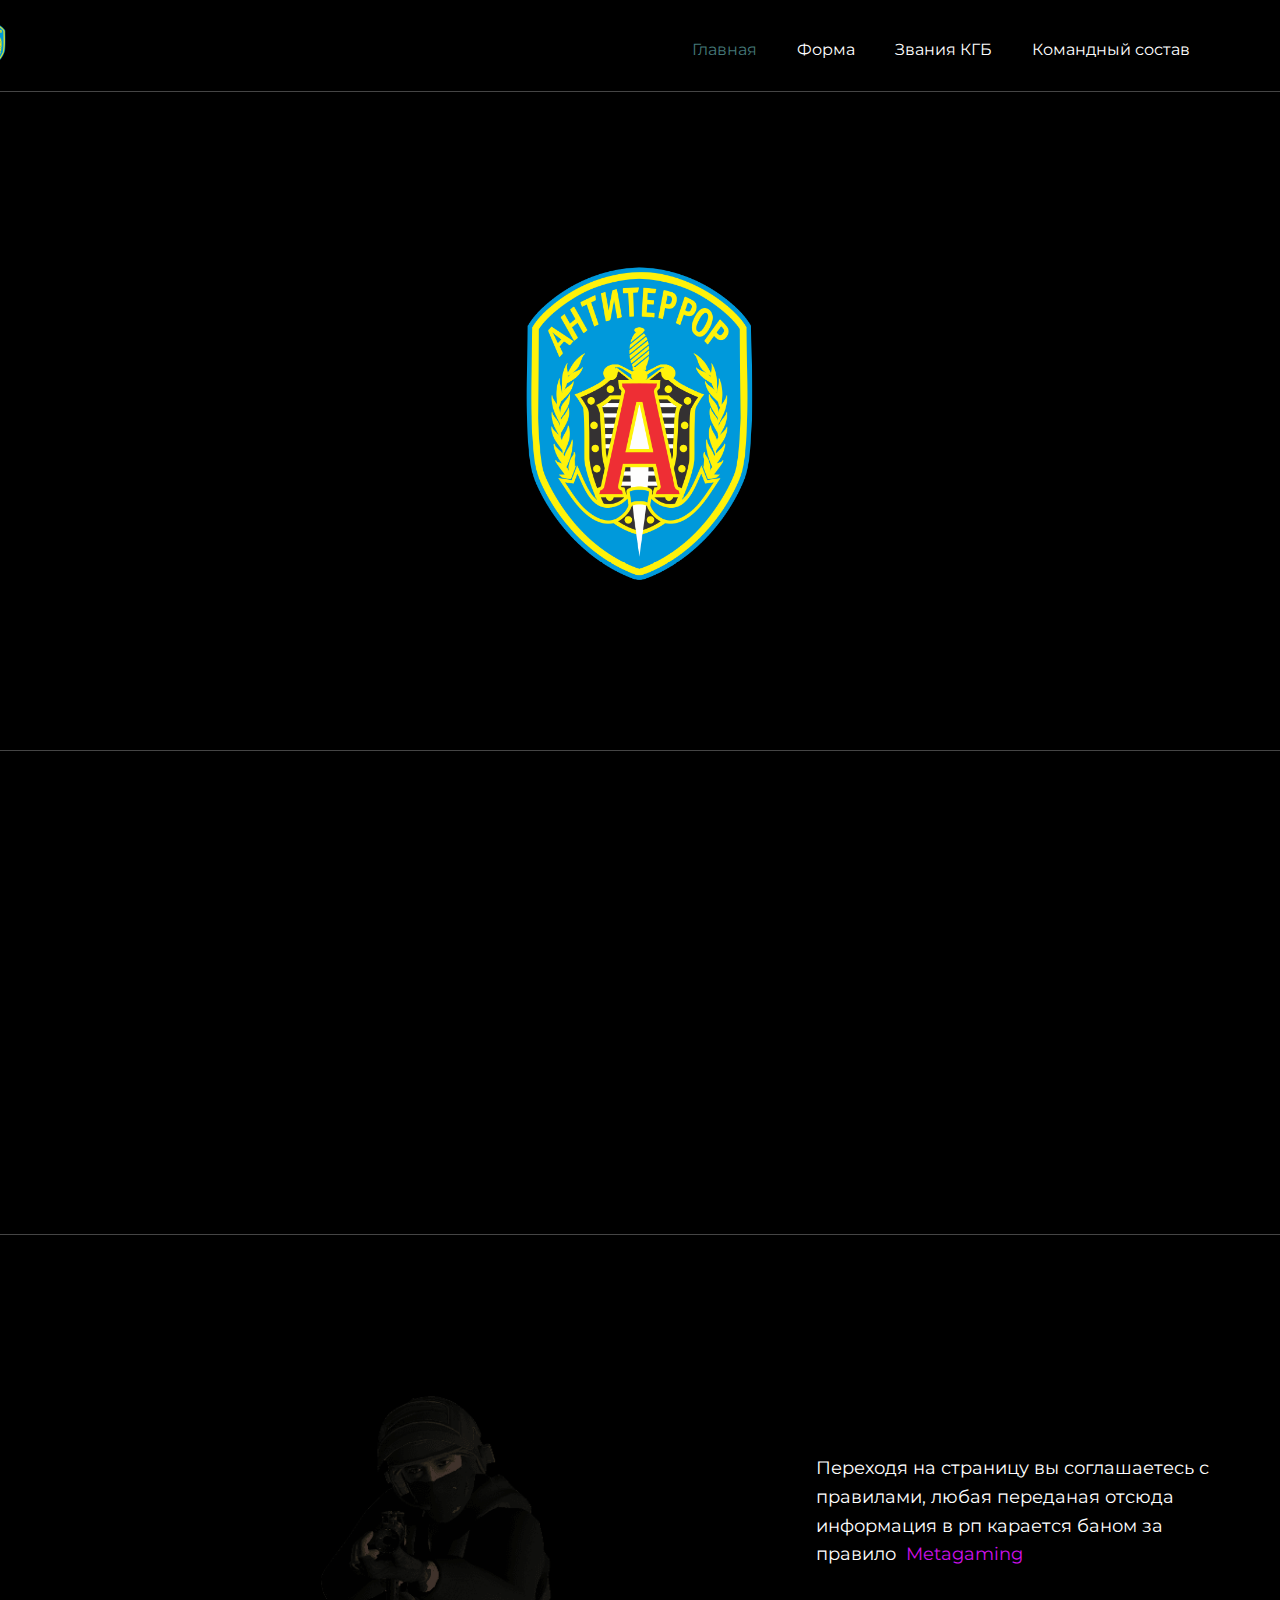
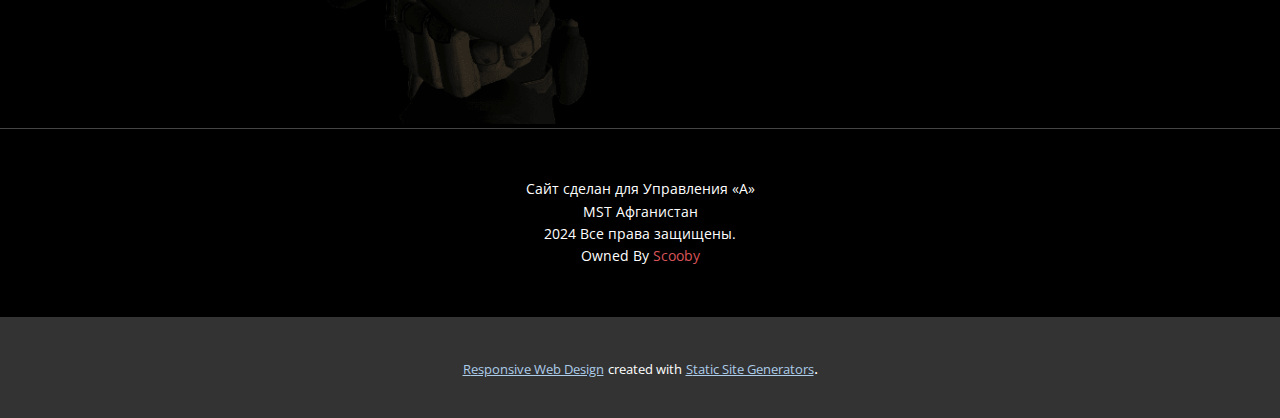
<file: index.html>
<!DOCTYPE html>
<html style="font-size: 16px;" lang="ru"><head>
    <meta name="viewport" content="width=device-width, initial-scale=1.0">
    <meta charset="utf-8">
    <meta name="keywords" content="">
    <meta name="description" content="">
    <title>Главная</title>
    <link rel="stylesheet" href="nicepage.css" media="screen">
<link rel="stylesheet" href="Главная.css" media="screen">
    <script class="u-script" type="text/javascript" src="jquery.js" defer=""></script>
    <script class="u-script" type="text/javascript" src="nicepage.js" defer=""></script>
    <meta name="generator" content="Nicepage 6.3.1, nicepage.com">
    <meta name="referrer" content="origin">
    <link id="u-theme-google-font" rel="stylesheet" href="https://fonts.googleapis.com/css?family=Roboto:100,100i,300,300i,400,400i,500,500i,700,700i,900,900i|Open+Sans:300,300i,400,400i,500,500i,600,600i,700,700i,800,800i">
    <link id="u-page-google-font" rel="stylesheet" href="https://fonts.googleapis.com/css?family=Montserrat:100,100i,200,200i,300,300i,400,400i,500,500i,600,600i,700,700i,800,800i,900,900i">
    
    
    
    
    
    
    
    <script type="application/ld+json">{
		"@context": "http://schema.org",
		"@type": "Organization",
		"name": "",
		"logo": "images/800px-Alfagroup_emb_n1021.svg.png"
}</script>
    <meta name="theme-color" content="#478ac9">
    <meta property="og:title" content="Главная">
    <meta property="og:type" content="website">
  <meta data-intl-tel-input-cdn-path="intlTelInput/"></head>
  <body data-home-page="Главная.html" data-home-page-title="Главная" data-path-to-root="./" data-include-products="false" class="u-body u-xl-mode" data-lang="ru"><header class="u-black u-clearfix u-header u-header" id="sec-ee53"><a href="https://nicepage.com" class="u-image u-logo u-image-1" data-image-width="800" data-image-height="1094">
        <img src="images/800px-Alfagroup_emb_n1021.svg.png" class="u-logo-image u-logo-image-1">
      </a><nav class="u-menu u-menu-one-level u-offcanvas u-menu-1">
        <div class="menu-collapse u-custom-font u-font-montserrat" style="font-size: 1rem; letter-spacing: 0px;">
          <a class="u-button-style u-custom-left-right-menu-spacing u-custom-padding-bottom u-custom-text-active-color u-custom-text-hover-color u-custom-top-bottom-menu-spacing u-nav-link u-text-active-palette-1-base u-text-hover-palette-2-base" href="#">
            <svg class="u-svg-link" viewBox="0 0 24 24"><use xmlns:xlink="http://www.w3.org/1999/xlink" xlink:href="#menu-hamburger"></use></svg>
            <svg class="u-svg-content" version="1.1" id="menu-hamburger" viewBox="0 0 16 16" x="0px" y="0px" xmlns:xlink="http://www.w3.org/1999/xlink" xmlns="http://www.w3.org/2000/svg"><g><rect y="1" width="16" height="2"></rect><rect y="7" width="16" height="2"></rect><rect y="13" width="16" height="2"></rect>
</g></svg>
          </a>
        </div>
        <div class="u-custom-menu u-nav-container">
          <ul class="u-custom-font u-font-montserrat u-nav u-unstyled u-nav-1"><li class="u-nav-item"><a class="u-button-style u-nav-link u-text-active-custom-color-3 u-text-hover-custom-color-3" href="Главная.html" style="padding: 10px 20px;">Главная</a>
</li><li class="u-nav-item"><a class="u-button-style u-nav-link u-text-active-custom-color-3 u-text-hover-custom-color-3" href="Форма.html" style="padding: 10px 20px;">Форма</a>
</li><li class="u-nav-item"><a class="u-button-style u-nav-link u-text-active-custom-color-3 u-text-hover-custom-color-3" href="Звания-КГБ.html" style="padding: 10px 20px;">Звания КГБ</a>
</li><li class="u-nav-item"><a class="u-button-style u-nav-link u-text-active-custom-color-3 u-text-hover-custom-color-3" href="Командный-состав.html" style="padding: 10px 20px;">Командный состав</a>
</li></ul>
        </div>
        <div class="u-custom-menu u-nav-container-collapse">
          <div class="u-black u-container-style u-inner-container-layout u-opacity u-opacity-95 u-sidenav">
            <div class="u-inner-container-layout u-sidenav-overflow">
              <div class="u-menu-close"></div>
              <ul class="u-align-center u-nav u-popupmenu-items u-unstyled u-nav-2"><li class="u-nav-item"><a class="u-button-style u-nav-link" href="Главная.html">Главная</a>
</li><li class="u-nav-item"><a class="u-button-style u-nav-link" href="Форма.html">Форма</a>
</li><li class="u-nav-item"><a class="u-button-style u-nav-link" href="Звания-КГБ.html">Звания КГБ</a>
</li><li class="u-nav-item"><a class="u-button-style u-nav-link" href="Командный-состав.html">Командный состав</a>
</li></ul>
            </div>
          </div>
          <div class="u-black u-menu-overlay u-opacity u-opacity-70"></div>
        </div>
      </nav><div class="u-border-1 u-border-grey-dark-1 u-expanded-width u-line u-line-horizontal u-line-1"></div></header>
    <section class="u-black u-clearfix u-parallax u-section-1" id="sec-6aa5">
      
      <img class="u-hover-feature u-image u-image-contain u-image-default u-image-1" src="images/800px-Alfagroup_emb_n1021.svg.png" alt="" data-image-width="800" data-image-height="1094" data-animation-name="customAnimationIn" data-animation-duration="4000" data-animation-direction="">
      <div class="u-border-1 u-border-grey-dark-1 u-expanded-width u-line u-line-horizontal u-line-1"></div>
    </section>
    <section class="u-black u-clearfix u-parallax u-section-2" id="sec-f7f2">
      <p class="u-custom-font u-font-montserrat u-text u-text-body-alt-color u-text-1" data-animation-name="customAnimationIn" data-animation-duration="5500" data-animation-delay="0">Комитет государственной безопасности, или КГБ, в Советском Союзе имеет свою выдающуюся подразделение, известное как "Альфа". Это элитное подразделение, специализирующееся на контртеррористических операциях, освобождении заложников и выполнении сложных специальных задач.
КГБ Альфа была основана в 1974 году, и с тех пор она стала одним из ведущих спецподразделений в мире. Основной целью Альфы является защита интересов Советского государства, борьба с терроризмом и обеспечение внутренней безопасности.</p>
      <div class="u-border-1 u-border-grey-dark-1 u-expanded-width u-line u-line-horizontal u-line-1"></div>
    </section>
    <section class="u-black u-clearfix u-section-3" id="sec-a0be">
      <img class="custom-expanded u-image u-image-contain u-image-default u-opacity u-opacity-70 u-image-1" src="images/removal.ai_7d0e235d-f6f0-4111-97e5-937fc14779de-20240109213401_1.png" alt="" data-image-width="800" data-image-height="450">
      <p class="u-custom-font u-font-montserrat u-text u-text-body-alt-color u-text-1">Переходя на страницу вы соглашаетесь с правилами, любая переданая отсюда информация в рп карается баном за правило&nbsp; <span class="u-text-custom-color-2">Metagaming </span>
      </p>
      <div class="u-border-1 u-border-grey-dark-1 u-expanded-width u-line u-line-horizontal u-line-1"></div>
    </section>
    
    
    
    
    
    <footer class="u-align-center u-black u-clearfix u-footer u-footer" id="sec-ee87"><div class="u-clearfix u-sheet u-sheet-1">
        <p class="u-small-text u-text u-text-variant u-text-1">Сайт сделан для Управления «А​»<br>MST Афганистан<br>2024 Все права защищены.<br>Owned By <span class="u-text-palette-2-base">Scooby</span>
        </p>
      </div></footer>
    <section class="u-backlink u-clearfix u-grey-80">
      <a class="u-link" href="https://nicepage.com/web-design" target="_blank">
        <span>Responsive Web Design</span>
      </a>
      <p class="u-text">
        <span>created with</span>
      </p>
      <a class="u-link" href="https://nicepage.com/static-site-generator" target="_blank">
        <span>Static Site Generators</span>
      </a>. 
    </section>
  
</body></html>
</file>
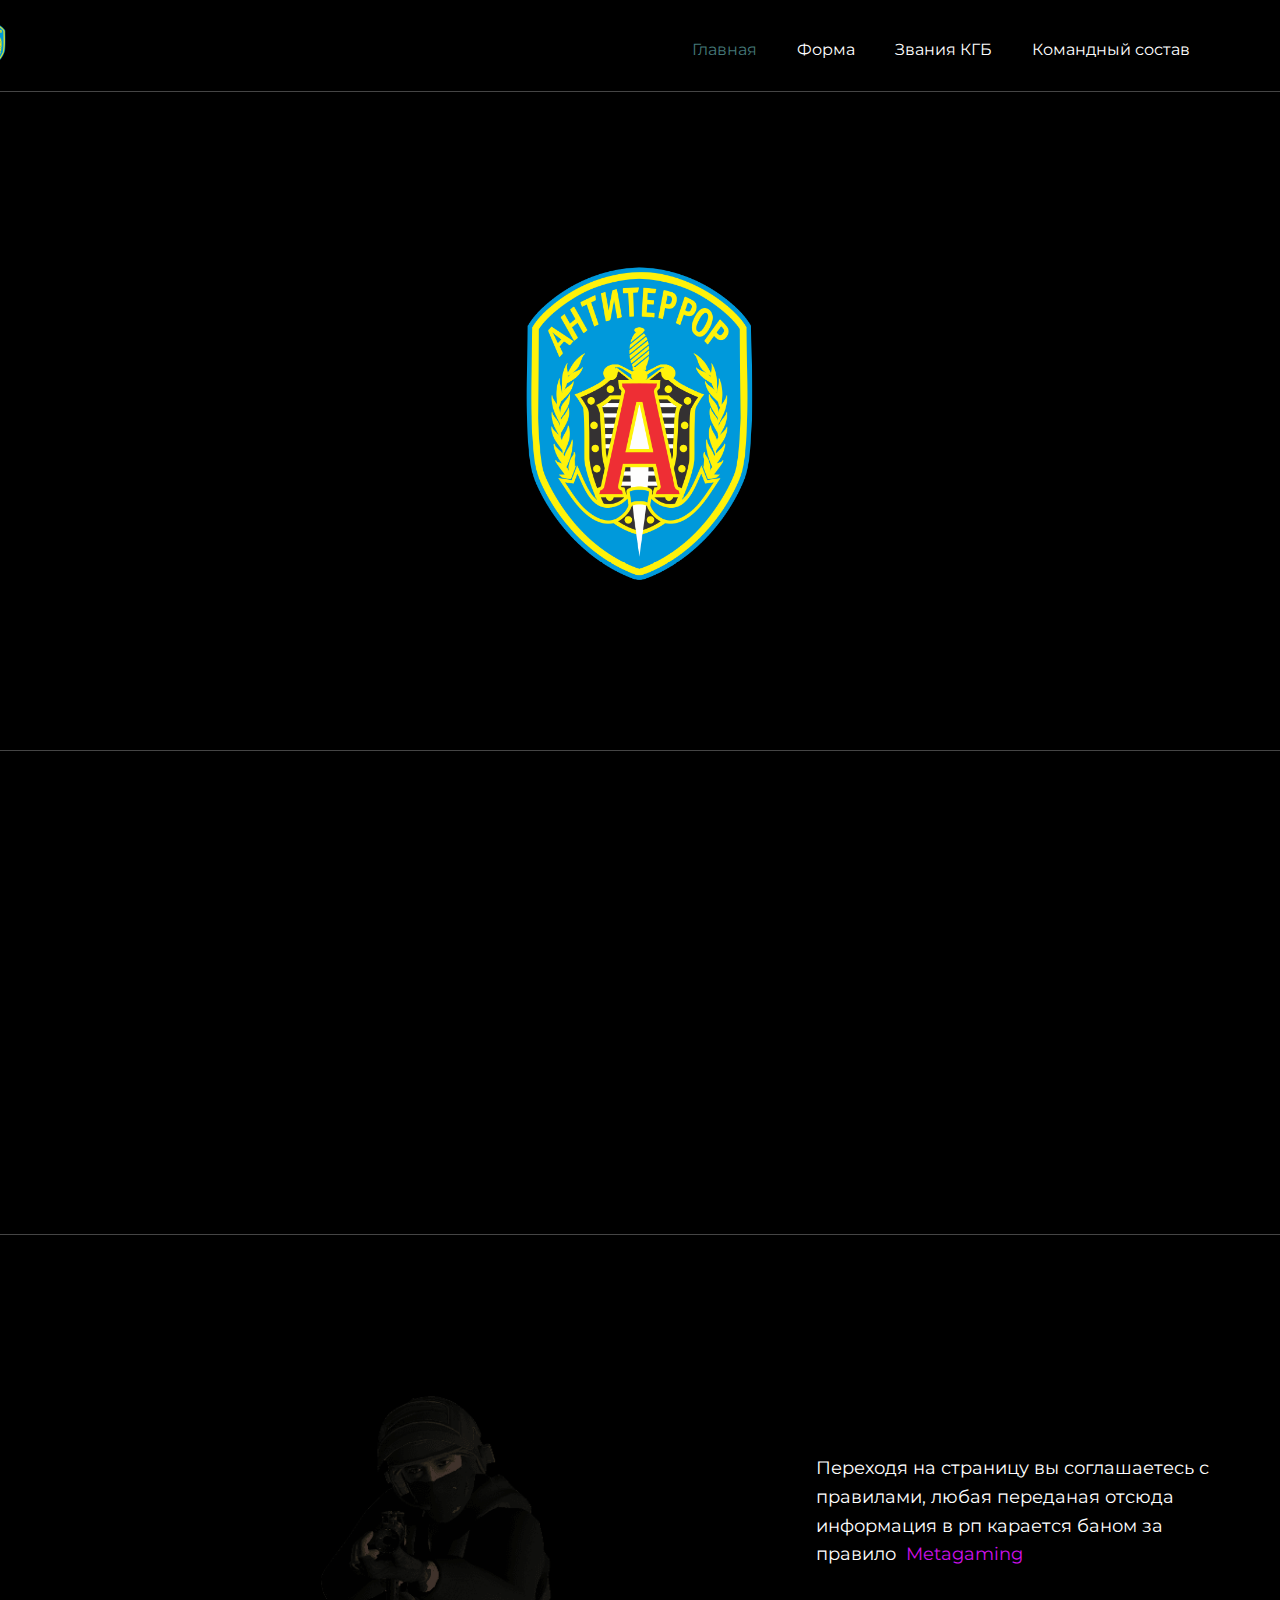
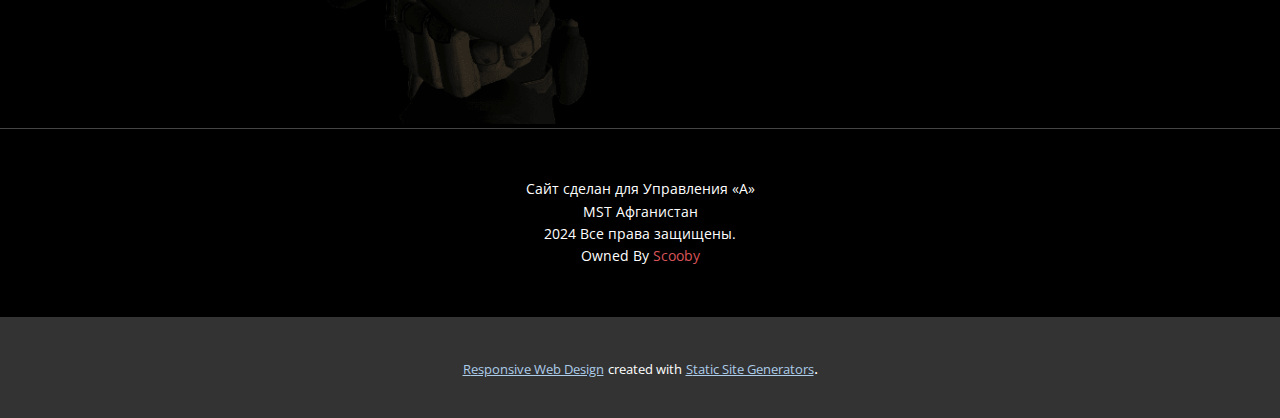
<file: Главная.html>
<!DOCTYPE html>
<html style="font-size: 16px;" lang="ru"><head>
    <meta name="viewport" content="width=device-width, initial-scale=1.0">
    <meta charset="utf-8">
    <meta name="keywords" content="">
    <meta name="description" content="">
    <title>Главная</title>
    <link rel="stylesheet" href="nicepage.css" media="screen">
<link rel="stylesheet" href="Главная.css" media="screen">
    <script class="u-script" type="text/javascript" src="jquery.js" defer=""></script>
    <script class="u-script" type="text/javascript" src="nicepage.js" defer=""></script>
    <meta name="generator" content="Nicepage 6.3.1, nicepage.com">
    <meta name="referrer" content="origin">
    <link id="u-theme-google-font" rel="stylesheet" href="https://fonts.googleapis.com/css?family=Roboto:100,100i,300,300i,400,400i,500,500i,700,700i,900,900i|Open+Sans:300,300i,400,400i,500,500i,600,600i,700,700i,800,800i">
    <link id="u-page-google-font" rel="stylesheet" href="https://fonts.googleapis.com/css?family=Montserrat:100,100i,200,200i,300,300i,400,400i,500,500i,600,600i,700,700i,800,800i,900,900i">
    
    
    
    
    
    
    
    <script type="application/ld+json">{
		"@context": "http://schema.org",
		"@type": "Organization",
		"name": "",
		"logo": "images/800px-Alfagroup_emb_n1021.svg.png"
}</script>
    <meta name="theme-color" content="#478ac9">
    <meta property="og:title" content="Главная">
    <meta property="og:type" content="website">
  <meta data-intl-tel-input-cdn-path="intlTelInput/"></head>
  <body data-path-to-root="./" data-include-products="false" class="u-body u-xl-mode" data-lang="ru"><header class="u-black u-clearfix u-header u-header" id="sec-ee53"><a href="https://nicepage.com" class="u-image u-logo u-image-1" data-image-width="800" data-image-height="1094">
        <img src="images/800px-Alfagroup_emb_n1021.svg.png" class="u-logo-image u-logo-image-1">
      </a><nav class="u-menu u-menu-one-level u-offcanvas u-menu-1">
        <div class="menu-collapse u-custom-font u-font-montserrat" style="font-size: 1rem; letter-spacing: 0px;">
          <a class="u-button-style u-custom-left-right-menu-spacing u-custom-padding-bottom u-custom-text-active-color u-custom-text-hover-color u-custom-top-bottom-menu-spacing u-nav-link u-text-active-palette-1-base u-text-hover-palette-2-base" href="#">
            <svg class="u-svg-link" viewBox="0 0 24 24"><use xmlns:xlink="http://www.w3.org/1999/xlink" xlink:href="#menu-hamburger"></use></svg>
            <svg class="u-svg-content" version="1.1" id="menu-hamburger" viewBox="0 0 16 16" x="0px" y="0px" xmlns:xlink="http://www.w3.org/1999/xlink" xmlns="http://www.w3.org/2000/svg"><g><rect y="1" width="16" height="2"></rect><rect y="7" width="16" height="2"></rect><rect y="13" width="16" height="2"></rect>
</g></svg>
          </a>
        </div>
        <div class="u-custom-menu u-nav-container">
          <ul class="u-custom-font u-font-montserrat u-nav u-unstyled u-nav-1"><li class="u-nav-item"><a class="u-button-style u-nav-link u-text-active-custom-color-3 u-text-hover-custom-color-3" href="Главная.html" style="padding: 10px 20px;">Главная</a>
</li><li class="u-nav-item"><a class="u-button-style u-nav-link u-text-active-custom-color-3 u-text-hover-custom-color-3" href="Форма.html" style="padding: 10px 20px;">Форма</a>
</li><li class="u-nav-item"><a class="u-button-style u-nav-link u-text-active-custom-color-3 u-text-hover-custom-color-3" href="Звания-КГБ.html" style="padding: 10px 20px;">Звания КГБ</a>
</li><li class="u-nav-item"><a class="u-button-style u-nav-link u-text-active-custom-color-3 u-text-hover-custom-color-3" href="Командный-состав.html" style="padding: 10px 20px;">Командный состав</a>
</li></ul>
        </div>
        <div class="u-custom-menu u-nav-container-collapse">
          <div class="u-black u-container-style u-inner-container-layout u-opacity u-opacity-95 u-sidenav">
            <div class="u-inner-container-layout u-sidenav-overflow">
              <div class="u-menu-close"></div>
              <ul class="u-align-center u-nav u-popupmenu-items u-unstyled u-nav-2"><li class="u-nav-item"><a class="u-button-style u-nav-link" href="Главная.html">Главная</a>
</li><li class="u-nav-item"><a class="u-button-style u-nav-link" href="Форма.html">Форма</a>
</li><li class="u-nav-item"><a class="u-button-style u-nav-link" href="Звания-КГБ.html">Звания КГБ</a>
</li><li class="u-nav-item"><a class="u-button-style u-nav-link" href="Командный-состав.html">Командный состав</a>
</li></ul>
            </div>
          </div>
          <div class="u-black u-menu-overlay u-opacity u-opacity-70"></div>
        </div>
      </nav><div class="u-border-1 u-border-grey-dark-1 u-expanded-width u-line u-line-horizontal u-line-1"></div></header>
    <section class="u-black u-clearfix u-parallax u-section-1" id="sec-6aa5">
      
      <img class="u-hover-feature u-image u-image-contain u-image-default u-image-1" src="images/800px-Alfagroup_emb_n1021.svg.png" alt="" data-image-width="800" data-image-height="1094" data-animation-name="customAnimationIn" data-animation-duration="4000" data-animation-direction="">
      <div class="u-border-1 u-border-grey-dark-1 u-expanded-width u-line u-line-horizontal u-line-1"></div>
    </section>
    <section class="u-black u-clearfix u-parallax u-section-2" id="sec-f7f2">
      <p class="u-custom-font u-font-montserrat u-text u-text-body-alt-color u-text-1" data-animation-name="customAnimationIn" data-animation-duration="5500" data-animation-delay="0">Комитет государственной безопасности, или КГБ, в Советском Союзе имеет свою выдающуюся подразделение, известное как "Альфа". Это элитное подразделение, специализирующееся на контртеррористических операциях, освобождении заложников и выполнении сложных специальных задач.
КГБ Альфа была основана в 1974 году, и с тех пор она стала одним из ведущих спецподразделений в мире. Основной целью Альфы является защита интересов Советского государства, борьба с терроризмом и обеспечение внутренней безопасности.</p>
      <div class="u-border-1 u-border-grey-dark-1 u-expanded-width u-line u-line-horizontal u-line-1"></div>
    </section>
    <section class="u-black u-clearfix u-section-3" id="sec-a0be">
      <img class="custom-expanded u-image u-image-contain u-image-default u-opacity u-opacity-70 u-image-1" src="images/removal.ai_7d0e235d-f6f0-4111-97e5-937fc14779de-20240109213401_1.png" alt="" data-image-width="800" data-image-height="450">
      <p class="u-custom-font u-font-montserrat u-text u-text-body-alt-color u-text-1">Переходя на страницу вы соглашаетесь с правилами, любая переданая отсюда информация в рп карается баном за правило&nbsp; <span class="u-text-custom-color-2">Metagaming </span>
      </p>
      <div class="u-border-1 u-border-grey-dark-1 u-expanded-width u-line u-line-horizontal u-line-1"></div>
    </section>
    
    
    
    
    
    <footer class="u-align-center u-black u-clearfix u-footer u-footer" id="sec-ee87"><div class="u-clearfix u-sheet u-sheet-1">
        <p class="u-small-text u-text u-text-variant u-text-1">Сайт сделан для Управления «А​»<br>MST Афганистан<br>2024 Все права защищены.<br>Owned By <span class="u-text-palette-2-base">Scooby</span>
        </p>
      </div></footer>
    <section class="u-backlink u-clearfix u-grey-80">
      <a class="u-link" href="https://nicepage.com/web-design" target="_blank">
        <span>Responsive Web Design</span>
      </a>
      <p class="u-text">
        <span>created with</span>
      </p>
      <a class="u-link" href="https://nicepage.com/static-site-generator" target="_blank">
        <span>Static Site Generators</span>
      </a>. 
    </section>
  
</body></html>
</file>
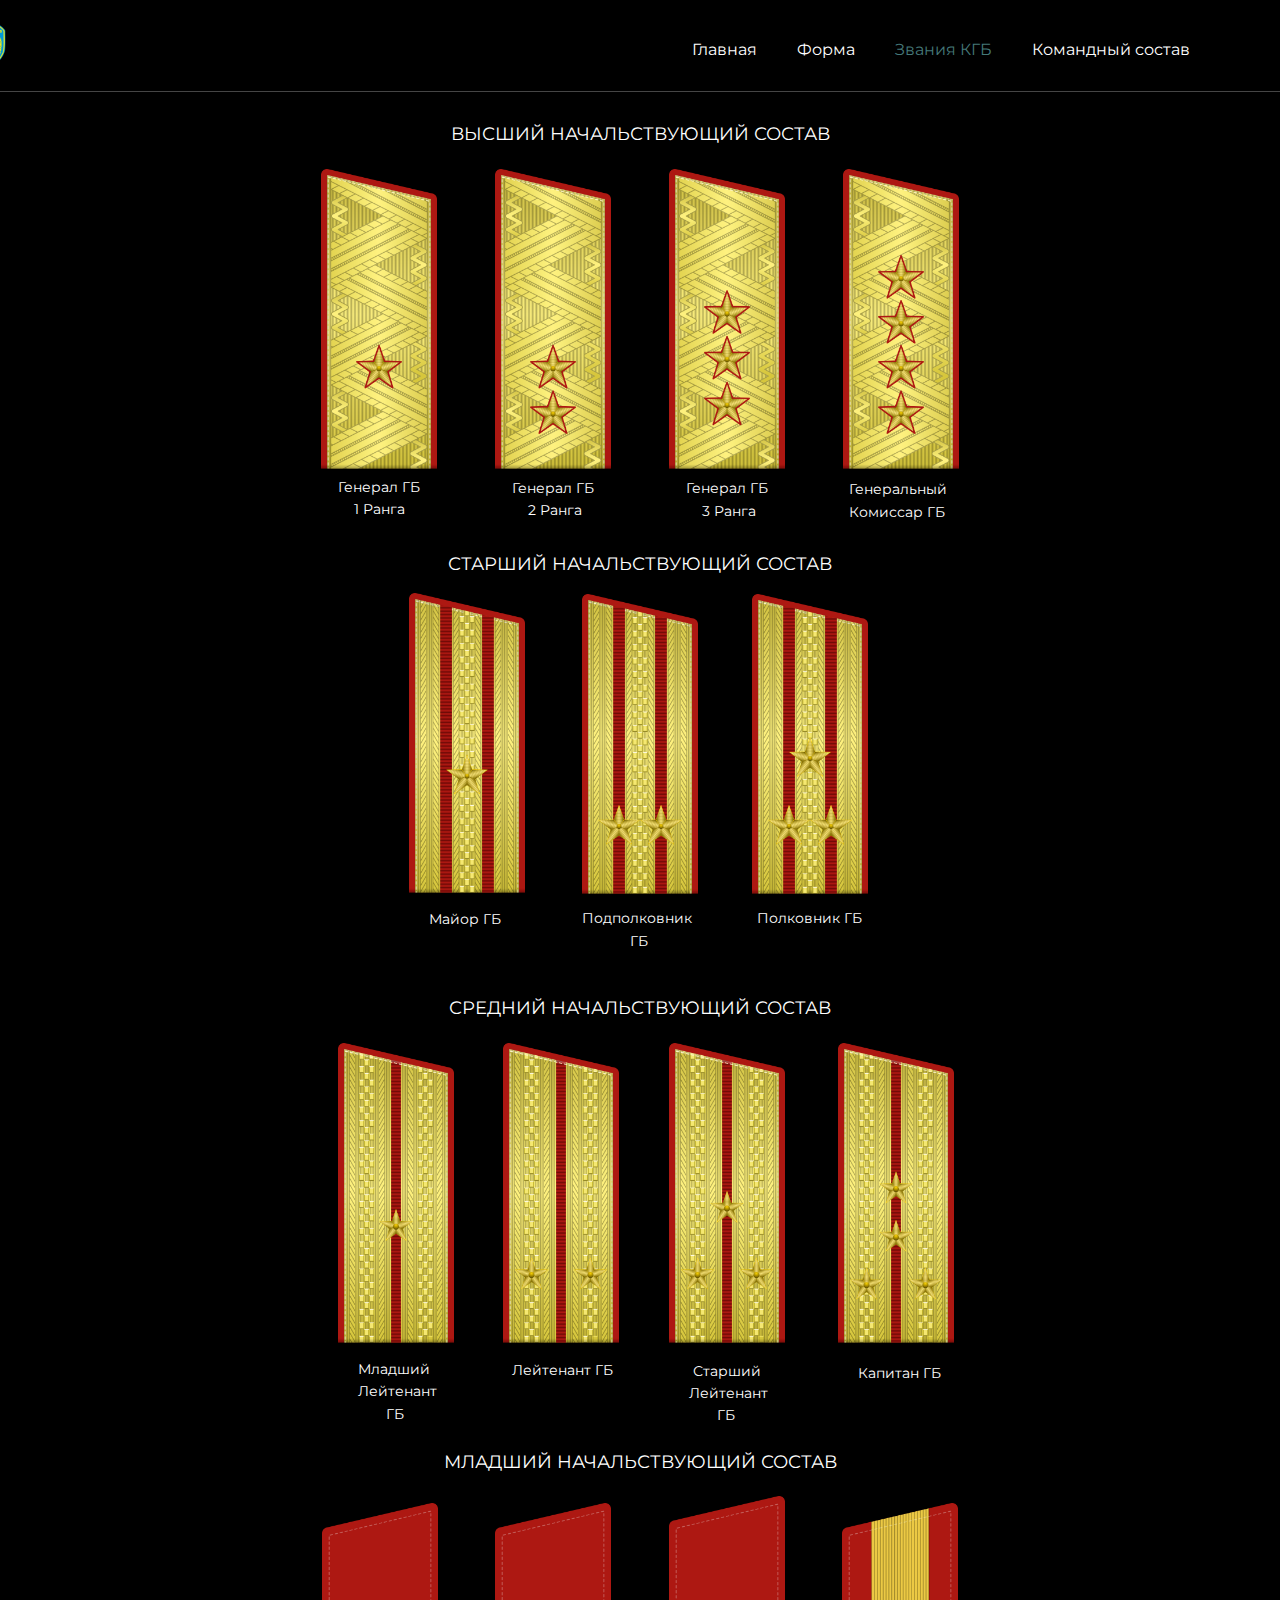
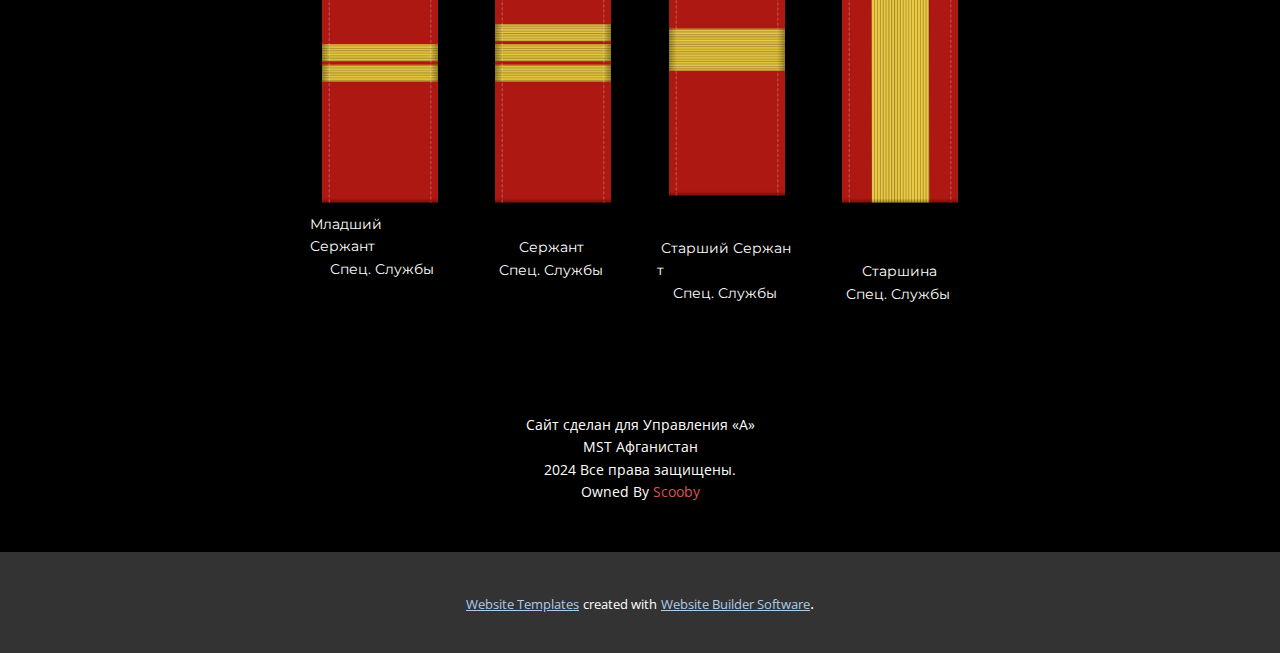
<file: Звания-КГБ.html>
<!DOCTYPE html>
<html style="font-size: 16px;" lang="ru"><head>
    <meta name="viewport" content="width=device-width, initial-scale=1.0">
    <meta charset="utf-8">
    <meta name="keywords" content="">
    <meta name="description" content="">
    <title>Звания КГБ</title>
    <link rel="stylesheet" href="nicepage.css" media="screen">
<link rel="stylesheet" href="Звания-КГБ.css" media="screen">
    <script class="u-script" type="text/javascript" src="jquery.js" defer=""></script>
    <script class="u-script" type="text/javascript" src="nicepage.js" defer=""></script>
    <meta name="generator" content="Nicepage 6.3.1, nicepage.com">
    <meta name="referrer" content="origin">
    <link id="u-theme-google-font" rel="stylesheet" href="https://fonts.googleapis.com/css?family=Roboto:100,100i,300,300i,400,400i,500,500i,700,700i,900,900i|Open+Sans:300,300i,400,400i,500,500i,600,600i,700,700i,800,800i">
    <link id="u-page-google-font" rel="stylesheet" href="https://fonts.googleapis.com/css?family=Montserrat:100,100i,200,200i,300,300i,400,400i,500,500i,600,600i,700,700i,800,800i,900,900i">
    
    
    
    
    
    
    
    
    <script type="application/ld+json">{
		"@context": "http://schema.org",
		"@type": "Organization",
		"name": "",
		"logo": "images/800px-Alfagroup_emb_n1021.svg.png"
}</script>
    <meta name="theme-color" content="#478ac9">
    <meta property="og:title" content="Звания КГБ">
    <meta property="og:type" content="website">
  <meta data-intl-tel-input-cdn-path="intlTelInput/"></head>
  <body data-path-to-root="./" data-include-products="false" class="u-body u-xl-mode" data-lang="ru"><header class="u-black u-clearfix u-header u-header" id="sec-ee53"><a href="https://nicepage.com" class="u-image u-logo u-image-1" data-image-width="800" data-image-height="1094">
        <img src="images/800px-Alfagroup_emb_n1021.svg.png" class="u-logo-image u-logo-image-1">
      </a><nav class="u-menu u-menu-one-level u-offcanvas u-menu-1">
        <div class="menu-collapse u-custom-font u-font-montserrat" style="font-size: 1rem; letter-spacing: 0px;">
          <a class="u-button-style u-custom-left-right-menu-spacing u-custom-padding-bottom u-custom-text-active-color u-custom-text-hover-color u-custom-top-bottom-menu-spacing u-nav-link u-text-active-palette-1-base u-text-hover-palette-2-base" href="#">
            <svg class="u-svg-link" viewBox="0 0 24 24"><use xmlns:xlink="http://www.w3.org/1999/xlink" xlink:href="#menu-hamburger"></use></svg>
            <svg class="u-svg-content" version="1.1" id="menu-hamburger" viewBox="0 0 16 16" x="0px" y="0px" xmlns:xlink="http://www.w3.org/1999/xlink" xmlns="http://www.w3.org/2000/svg"><g><rect y="1" width="16" height="2"></rect><rect y="7" width="16" height="2"></rect><rect y="13" width="16" height="2"></rect>
</g></svg>
          </a>
        </div>
        <div class="u-custom-menu u-nav-container">
          <ul class="u-custom-font u-font-montserrat u-nav u-unstyled u-nav-1"><li class="u-nav-item"><a class="u-button-style u-nav-link u-text-active-custom-color-3 u-text-hover-custom-color-3" href="Главная.html" style="padding: 10px 20px;">Главная</a>
</li><li class="u-nav-item"><a class="u-button-style u-nav-link u-text-active-custom-color-3 u-text-hover-custom-color-3" href="Форма.html" style="padding: 10px 20px;">Форма</a>
</li><li class="u-nav-item"><a class="u-button-style u-nav-link u-text-active-custom-color-3 u-text-hover-custom-color-3" href="Звания-КГБ.html" style="padding: 10px 20px;">Звания КГБ</a>
</li><li class="u-nav-item"><a class="u-button-style u-nav-link u-text-active-custom-color-3 u-text-hover-custom-color-3" href="Командный-состав.html" style="padding: 10px 20px;">Командный состав</a>
</li></ul>
        </div>
        <div class="u-custom-menu u-nav-container-collapse">
          <div class="u-black u-container-style u-inner-container-layout u-opacity u-opacity-95 u-sidenav">
            <div class="u-inner-container-layout u-sidenav-overflow">
              <div class="u-menu-close"></div>
              <ul class="u-align-center u-nav u-popupmenu-items u-unstyled u-nav-2"><li class="u-nav-item"><a class="u-button-style u-nav-link" href="Главная.html">Главная</a>
</li><li class="u-nav-item"><a class="u-button-style u-nav-link" href="Форма.html">Форма</a>
</li><li class="u-nav-item"><a class="u-button-style u-nav-link" href="Звания-КГБ.html">Звания КГБ</a>
</li><li class="u-nav-item"><a class="u-button-style u-nav-link" href="Командный-состав.html">Командный состав</a>
</li></ul>
            </div>
          </div>
          <div class="u-black u-menu-overlay u-opacity u-opacity-70"></div>
        </div>
      </nav><div class="u-border-1 u-border-grey-dark-1 u-expanded-width u-line u-line-horizontal u-line-1"></div></header>
    <section class="u-black u-clearfix u-section-1" id="sec-f0c3">
      <div class="u-clearfix u-sheet u-valign-middle u-sheet-1">
        <p class="u-custom-font u-font-montserrat u-text u-text-default u-text-1">ВЫСШИЙ НАЧАЛЬСТВУЮЩИЙ СОСТАВ</p>
        <img class="u-image u-image-default u-image-1" src="images/RAF_A_F6GenArmy_until.svg.png" alt="" data-image-width="800" data-image-height="2064">
        <img class="u-image u-image-default u-image-2" src="images/RAF_A_F9GenArmy_until_1974.svg.png" alt="" data-image-width="800" data-image-height="2064">
        <img class="u-image u-image-default u-image-3" src="images/1955arm-tu03.svg.png" alt="" data-image-width="800" data-image-height="2064">
        <img class="u-image u-image-default u-image-4" src="images/RAF_A_F7GenArmy_until.svg.png" alt="" data-image-width="800" data-image-height="2064">
        <p class="u-custom-font u-font-montserrat u-text u-text-default u-text-2">Генерал ГБ<br>&nbsp; &nbsp; 1 Ранга
        </p>
        <p class="u-custom-font u-font-montserrat u-text u-text-default u-text-3">Генерал ГБ<br>&nbsp; &nbsp; 2 Ранга
        </p>
        <p class="u-custom-font u-font-montserrat u-text u-text-default u-text-4">Генерал ГБ<br>&nbsp; &nbsp; 3 Ранга
        </p>
        <p class="u-custom-font u-font-montserrat u-text u-text-default u-text-5">Генеральный&nbsp;<br>Комиссар ГБ
        </p>
      </div>
    </section>
    <section class="u-black u-clearfix u-section-2" id="sec-9411">
      <div class="u-clearfix u-sheet u-sheet-1">
        <p class="u-custom-font u-font-montserrat u-text u-text-default u-text-1"> СТАРШИЙ НАЧАЛЬСТВУЮЩИЙ СОСТАВ</p>
        <img class="u-image u-image-default u-image-1" src="images/RAF_A_F3Major_since_2010par.svg.png" alt="" data-image-width="800" data-image-height="2064">
        <img class="u-image u-image-default u-image-2" src="images/RAF_A_F5Col_since_2010par.svg.png" alt="" data-image-width="800" data-image-height="2064">
        <img class="u-image u-image-default u-image-3" src="images/RAF_A_F4LtCol_since_2010par.svg.png" alt="" data-image-width="800" data-image-height="2064">
        <p class="u-custom-font u-font-montserrat u-text u-text-2">Полковник ГБ </p>
        <p class="u-custom-font u-font-montserrat u-text u-text-3">Подполковник<br>&nbsp; &nbsp; &nbsp; &nbsp; &nbsp; &nbsp; ГБ 
        </p>
        <p class="u-custom-font u-font-montserrat u-text u-text-4">Майор ГБ </p>
      </div>
    </section>
    <section class="u-black u-clearfix u-section-3" id="sec-ee22">
      <div class="u-clearfix u-sheet u-valign-middle u-sheet-1">
        <p class="u-custom-font u-font-montserrat u-text u-text-default u-text-1"> СРЕДНИЙ НАЧАЛЬСТВУЮЩИЙ СОСТАВ</p>
        <img class="u-image u-image-default u-image-1" src="images/RAF_A_F1-3SubLt_since_2010par.svg.png" alt="" data-image-width="800" data-image-height="2064">
        <img class="u-image u-image-default u-image-2" src="images/RAF_A_F2Capt_since_2010par.svg.png" alt="" data-image-width="800" data-image-height="2064">
        <img class="u-image u-image-default u-image-3" src="images/RAF_A_F1-2Lt_since_2010par.svg.png" alt="" data-image-width="800" data-image-height="2064">
        <img class="u-image u-image-default u-image-4" src="images/RAF_A_F1FstLt_since_2010par.svg1.png" alt="" data-image-width="800" data-image-height="2064">
        <p class="u-custom-font u-font-montserrat u-text u-text-2"> &nbsp;&nbsp;&nbsp;&nbsp;&nbsp;&nbsp;&nbsp;&nbsp;Младший<br>&nbsp; &nbsp; &nbsp; &nbsp; Лейтенант <br>&nbsp; &nbsp; &nbsp; &nbsp; &nbsp; &nbsp; &nbsp; &nbsp;ГБ
        </p>
        <p class="u-custom-font u-font-montserrat u-text u-text-3"> &nbsp;&nbsp;&nbsp;&nbsp;Лейтенант ГБ</p>
        <p class="u-custom-font u-font-montserrat u-text u-text-4"> &nbsp; &nbsp; &nbsp; &nbsp; &nbsp;Старший<br>&nbsp; &nbsp; &nbsp; &nbsp; Лейтенант <br>&nbsp; &nbsp; &nbsp; &nbsp; &nbsp; &nbsp; &nbsp; &nbsp;ГБ
        </p>
        <p class="u-custom-font u-font-montserrat u-text u-text-5"> &nbsp;&nbsp;&nbsp;&nbsp;&nbsp;&nbsp;Капитан ГБ</p>
      </div>
    </section>
    <section class="skrollable u-black u-clearfix u-parallax u-section-4" id="sec-37d3">
      <div class="u-clearfix u-sheet u-sheet-1">
        <p class="u-custom-font u-font-montserrat u-text u-text-default u-text-1"> МЛАДШИЙ НАЧАЛЬСТВУЮЩИЙ СОСТАВ</p>
        <img class="u-image u-image-default u-image-1" src="images/800px-Russia-Army-OR-6-2010.svg.png" alt="" data-image-width="800" data-image-height="2064">
        <img class="u-image u-image-default u-image-2" src="images/800px-Russia-Army-OR-5-2010.svg.png" alt="" data-image-width="800" data-image-height="2064">
        <img class="u-image u-image-default u-image-3" src="images/800px-Russia-Army-OR-4-2010.svg.png" alt="" data-image-width="800" data-image-height="2064">
        <img class="u-image u-image-default u-image-4" src="images/Russia-Army-OR-8-2010.svg1.png" alt="" data-image-width="800" data-image-height="2064">
        <p class="u-custom-font u-font-montserrat u-text u-text-2"> Младший Сержант<br>&nbsp; &nbsp; &nbsp;Спец. Службы
        </p>
        <p class="u-custom-font u-font-montserrat u-text u-text-3"> &nbsp; &nbsp; &nbsp; &nbsp; &nbsp;Сержант <br>&nbsp; &nbsp; Спец. Службы
        </p>
        <p class="u-custom-font u-font-montserrat u-text u-text-4">&nbsp;Старший&nbsp;Сержант<br>&nbsp; &nbsp; Спец. Службы
        </p>
        <p class="u-custom-font u-font-montserrat u-text u-text-5"> &nbsp;&nbsp;&nbsp;&nbsp;&nbsp;&nbsp;&nbsp;&nbsp;Старшина <br> &nbsp; &nbsp; Спец. Службы
        </p>
      </div>
    </section>
    
    
    
    
    
    <footer class="u-align-center u-black u-clearfix u-footer u-footer" id="sec-ee87"><div class="u-clearfix u-sheet u-sheet-1">
        <p class="u-small-text u-text u-text-variant u-text-1">Сайт сделан для Управления «А​»<br>MST Афганистан<br>2024 Все права защищены.<br>Owned By <span class="u-text-palette-2-base">Scooby</span>
        </p>
      </div></footer>
    <section class="u-backlink u-clearfix u-grey-80">
      <a class="u-link" href="https://nicepage.com/website-templates" target="_blank">
        <span>Website Templates</span>
      </a>
      <p class="u-text">
        <span>created with</span>
      </p>
      <a class="u-link" href="" target="_blank">
        <span>Website Builder Software</span>
      </a>. 
    </section>
  
</body></html>
</file>
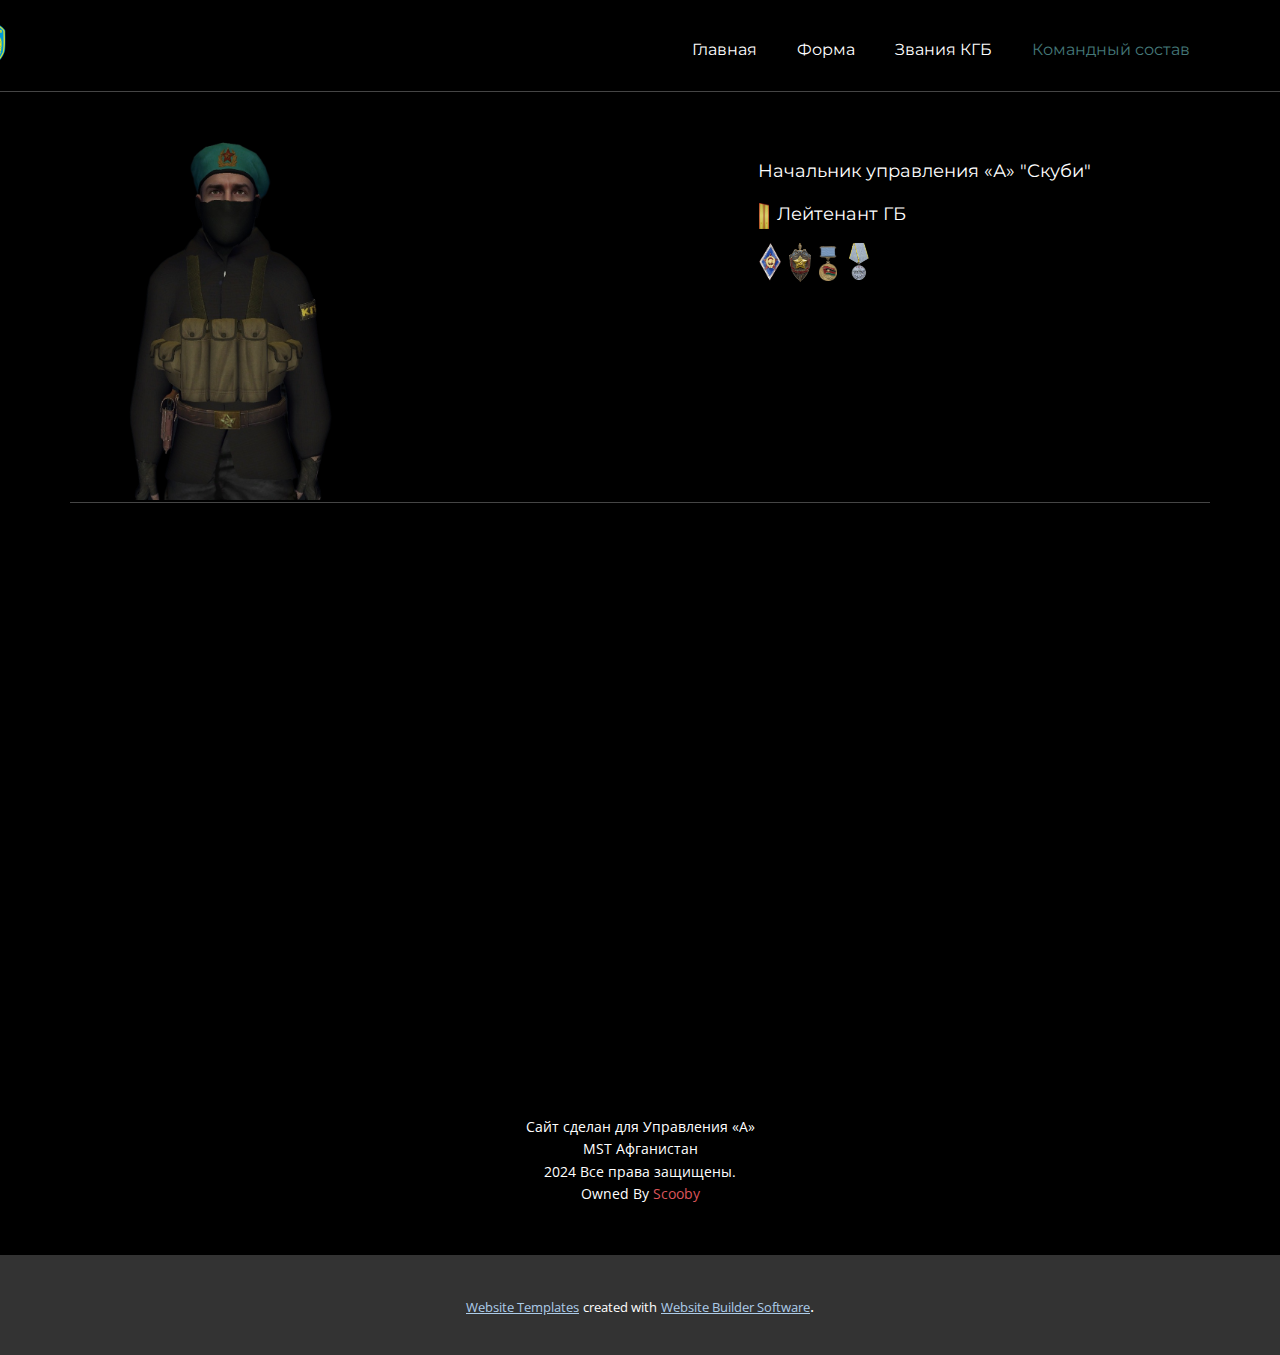
<file: Командный-состав.html>
<!DOCTYPE html>
<html style="font-size: 16px;" lang="ru"><head>
    <meta name="viewport" content="width=device-width, initial-scale=1.0">
    <meta charset="utf-8">
    <meta name="keywords" content="">
    <meta name="description" content="">
    <title>Командный состав</title>
    <link rel="stylesheet" href="nicepage.css" media="screen">
<link rel="stylesheet" href="Командный-состав.css" media="screen">
    <script class="u-script" type="text/javascript" src="jquery.js" defer=""></script>
    <script class="u-script" type="text/javascript" src="nicepage.js" defer=""></script>
    <meta name="generator" content="Nicepage 6.3.1, nicepage.com">
    <meta name="referrer" content="origin">
    <link id="u-theme-google-font" rel="stylesheet" href="https://fonts.googleapis.com/css?family=Roboto:100,100i,300,300i,400,400i,500,500i,700,700i,900,900i|Open+Sans:300,300i,400,400i,500,500i,600,600i,700,700i,800,800i">
    <link id="u-page-google-font" rel="stylesheet" href="https://fonts.googleapis.com/css?family=Montserrat:100,100i,200,200i,300,300i,400,400i,500,500i,600,600i,700,700i,800,800i,900,900i">
    
    
    
    
    
    
    <script type="application/ld+json">{
		"@context": "http://schema.org",
		"@type": "Organization",
		"name": "",
		"logo": "images/800px-Alfagroup_emb_n1021.svg.png"
}</script>
    <meta name="theme-color" content="#478ac9">
    <meta property="og:title" content="Командный состав">
    <meta property="og:type" content="website">
  <meta data-intl-tel-input-cdn-path="intlTelInput/"></head>
  <body data-path-to-root="./" data-include-products="false" class="u-body u-xl-mode" data-lang="ru"><header class="u-black u-clearfix u-header u-header" id="sec-ee53"><a href="https://nicepage.com" class="u-image u-logo u-image-1" data-image-width="800" data-image-height="1094">
        <img src="images/800px-Alfagroup_emb_n1021.svg.png" class="u-logo-image u-logo-image-1">
      </a><nav class="u-menu u-menu-one-level u-offcanvas u-menu-1">
        <div class="menu-collapse u-custom-font u-font-montserrat" style="font-size: 1rem; letter-spacing: 0px;">
          <a class="u-button-style u-custom-left-right-menu-spacing u-custom-padding-bottom u-custom-text-active-color u-custom-text-hover-color u-custom-top-bottom-menu-spacing u-nav-link u-text-active-palette-1-base u-text-hover-palette-2-base" href="#">
            <svg class="u-svg-link" viewBox="0 0 24 24"><use xmlns:xlink="http://www.w3.org/1999/xlink" xlink:href="#menu-hamburger"></use></svg>
            <svg class="u-svg-content" version="1.1" id="menu-hamburger" viewBox="0 0 16 16" x="0px" y="0px" xmlns:xlink="http://www.w3.org/1999/xlink" xmlns="http://www.w3.org/2000/svg"><g><rect y="1" width="16" height="2"></rect><rect y="7" width="16" height="2"></rect><rect y="13" width="16" height="2"></rect>
</g></svg>
          </a>
        </div>
        <div class="u-custom-menu u-nav-container">
          <ul class="u-custom-font u-font-montserrat u-nav u-unstyled u-nav-1"><li class="u-nav-item"><a class="u-button-style u-nav-link u-text-active-custom-color-3 u-text-hover-custom-color-3" href="Главная.html" style="padding: 10px 20px;">Главная</a>
</li><li class="u-nav-item"><a class="u-button-style u-nav-link u-text-active-custom-color-3 u-text-hover-custom-color-3" href="Форма.html" style="padding: 10px 20px;">Форма</a>
</li><li class="u-nav-item"><a class="u-button-style u-nav-link u-text-active-custom-color-3 u-text-hover-custom-color-3" href="Звания-КГБ.html" style="padding: 10px 20px;">Звания КГБ</a>
</li><li class="u-nav-item"><a class="u-button-style u-nav-link u-text-active-custom-color-3 u-text-hover-custom-color-3" href="Командный-состав.html" style="padding: 10px 20px;">Командный состав</a>
</li></ul>
        </div>
        <div class="u-custom-menu u-nav-container-collapse">
          <div class="u-black u-container-style u-inner-container-layout u-opacity u-opacity-95 u-sidenav">
            <div class="u-inner-container-layout u-sidenav-overflow">
              <div class="u-menu-close"></div>
              <ul class="u-align-center u-nav u-popupmenu-items u-unstyled u-nav-2"><li class="u-nav-item"><a class="u-button-style u-nav-link" href="Главная.html">Главная</a>
</li><li class="u-nav-item"><a class="u-button-style u-nav-link" href="Форма.html">Форма</a>
</li><li class="u-nav-item"><a class="u-button-style u-nav-link" href="Звания-КГБ.html">Звания КГБ</a>
</li><li class="u-nav-item"><a class="u-button-style u-nav-link" href="Командный-состав.html">Командный состав</a>
</li></ul>
            </div>
          </div>
          <div class="u-black u-menu-overlay u-opacity u-opacity-70"></div>
        </div>
      </nav><div class="u-border-1 u-border-grey-dark-1 u-expanded-width u-line u-line-horizontal u-line-1"></div></header>
    <section class="u-black u-clearfix u-section-1" id="sec-f32d">
      <div class="u-clearfix u-sheet u-sheet-1">
        <img class="u-image u-image-contain u-image-default u-image-1" src="images/medal-za-boevie-zaslugi.png" alt="" data-image-width="420" data-image-height="595">
        <img class="u-image u-image-default u-image-2" src="images/Remove-bg.ai_1704896060066.png" alt="" data-image-width="1200" data-image-height="978">
        <p class="u-custom-font u-font-montserrat u-text u-text-default u-text-1">Начальник управления «А» "Скуби" </p>
        <p class="u-custom-font u-font-montserrat u-text u-text-default u-text-2">Лейтенант ГБ </p>
        <img class="u-image u-image-default u-image-3" src="images/RAF_A_F1-2Lt_since_2010par.svg.png" alt="" data-image-width="800" data-image-height="2064">
        <div class="u-border-1 u-border-grey-dark-1 u-expanded-width u-line u-line-horizontal u-line-1"></div>
        <img class="u-image u-image-contain u-image-default u-preserve-proportions u-image-4" src="images/Badge_Off-High-School_SU.png" alt="" data-image-width="114" data-image-height="199">
        <img class="u-image u-image-contain u-image-default u-image-5" src="images/wings2199thumb563798fbce249.png" alt="" data-image-width="300" data-image-height="547">
        <img class="u-image u-image-contain u-image-default u-image-6" src="images/Medal__From_the_Grateful_Afghan_People_.png" alt="" data-image-width="191" data-image-height="372">
      </div>
    </section>
    <section class="u-black u-clearfix u-section-2" id="sec-33bd">
      <div class="u-clearfix u-sheet u-sheet-1"></div>
    </section>
    
    
    
    
    
    <footer class="u-align-center u-black u-clearfix u-footer u-footer" id="sec-ee87"><div class="u-clearfix u-sheet u-sheet-1">
        <p class="u-small-text u-text u-text-variant u-text-1">Сайт сделан для Управления «А​»<br>MST Афганистан<br>2024 Все права защищены.<br>Owned By <span class="u-text-palette-2-base">Scooby</span>
        </p>
      </div></footer>
    <section class="u-backlink u-clearfix u-grey-80">
      <a class="u-link" href="https://nicepage.com/website-templates" target="_blank">
        <span>Website Templates</span>
      </a>
      <p class="u-text">
        <span>created with</span>
      </p>
      <a class="u-link" href="" target="_blank">
        <span>Website Builder Software</span>
      </a>. 
    </section>
  
</body></html>
</file>
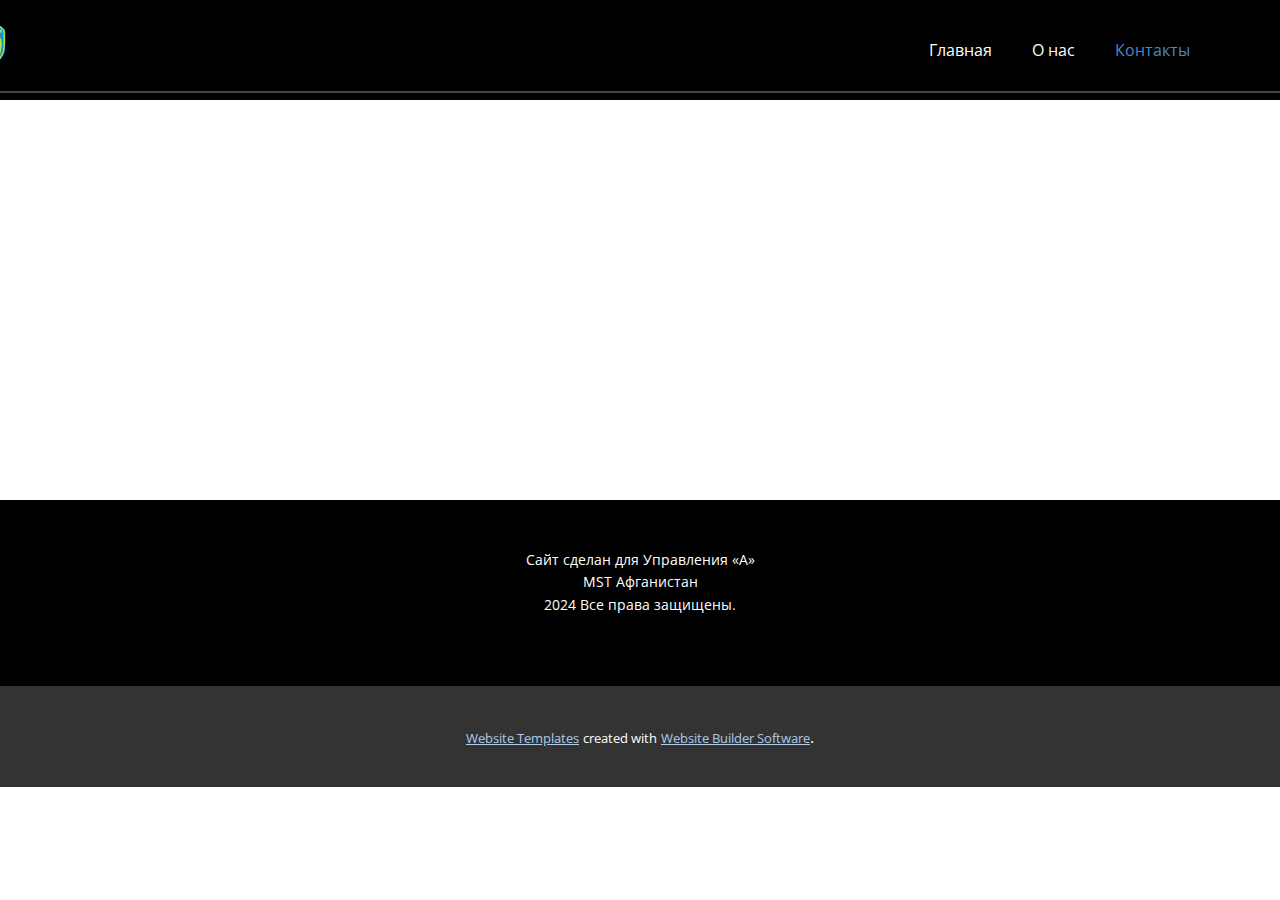
<file: Контакты.html>
<!DOCTYPE html>
<html style="font-size: 16px;" lang="ru"><head>
    <meta name="viewport" content="width=device-width, initial-scale=1.0">
    <meta charset="utf-8">
    <meta name="keywords" content="">
    <meta name="description" content="">
    <title>Контакты</title>
    <link rel="stylesheet" href="nicepage.css" media="screen">
<link rel="stylesheet" href="Контакты.css" media="screen">
    <script class="u-script" type="text/javascript" src="jquery.js" defer=""></script>
    <script class="u-script" type="text/javascript" src="nicepage.js" defer=""></script>
    <meta name="generator" content="Nicepage 6.3.1, nicepage.com">
    <meta name="referrer" content="origin">
    <link id="u-theme-google-font" rel="stylesheet" href="https://fonts.googleapis.com/css?family=Roboto:100,100i,300,300i,400,400i,500,500i,700,700i,900,900i|Open+Sans:300,300i,400,400i,500,500i,600,600i,700,700i,800,800i">
    
    
    
    
    
    <script type="application/ld+json">{
		"@context": "http://schema.org",
		"@type": "Organization",
		"name": "",
		"logo": "images/800px-Alfagroup_emb_n1021.svg.png"
}</script>
    <meta name="theme-color" content="#478ac9">
    <meta property="og:title" content="Контакты">
    <meta property="og:type" content="website">
  <meta data-intl-tel-input-cdn-path="intlTelInput/"></head>
  <body data-path-to-root="./" data-include-products="false" class="u-body u-xl-mode" data-lang="ru"><header class="u-black u-clearfix u-header u-header" id="sec-ee53"><a href="https://nicepage.com" class="u-image u-logo u-image-1" data-image-width="800" data-image-height="1094">
        <img src="images/800px-Alfagroup_emb_n1021.svg.png" class="u-logo-image u-logo-image-1">
      </a><nav class="u-menu u-menu-dropdown u-offcanvas u-menu-1">
        <div class="menu-collapse" style="font-size: 1rem; letter-spacing: 0px;">
          <a class="u-button-style u-custom-left-right-menu-spacing u-custom-padding-bottom u-custom-top-bottom-menu-spacing u-nav-link u-text-active-palette-1-base u-text-hover-palette-2-base" href="#">
            <svg class="u-svg-link" viewBox="0 0 24 24"><use xmlns:xlink="http://www.w3.org/1999/xlink" xlink:href="#menu-hamburger"></use></svg>
            <svg class="u-svg-content" version="1.1" id="menu-hamburger" viewBox="0 0 16 16" x="0px" y="0px" xmlns:xlink="http://www.w3.org/1999/xlink" xmlns="http://www.w3.org/2000/svg"><g><rect y="1" width="16" height="2"></rect><rect y="7" width="16" height="2"></rect><rect y="13" width="16" height="2"></rect>
</g></svg>
          </a>
        </div>
        <div class="u-nav-container">
          <ul class="u-nav u-unstyled u-nav-1"><li class="u-nav-item"><a class="u-button-style u-nav-link u-text-active-palette-1-base u-text-hover-palette-2-base" href="Главная.html" style="padding: 10px 20px;">Главная</a>
</li><li class="u-nav-item"><a class="u-button-style u-nav-link u-text-active-palette-1-base u-text-hover-palette-2-base" href="О-нас.html" style="padding: 10px 20px;">О нас</a>
</li><li class="u-nav-item"><a class="u-button-style u-nav-link u-text-active-palette-1-base u-text-hover-palette-2-base" href="Контакты.html" style="padding: 10px 20px;">Контакты</a>
</li></ul>
        </div>
        <div class="u-nav-container-collapse">
          <div class="u-black u-container-style u-inner-container-layout u-opacity u-opacity-95 u-sidenav">
            <div class="u-inner-container-layout u-sidenav-overflow">
              <div class="u-menu-close"></div>
              <ul class="u-align-center u-nav u-popupmenu-items u-unstyled u-nav-2"><li class="u-nav-item"><a class="u-button-style u-nav-link" href="Главная.html">Главная</a>
</li><li class="u-nav-item"><a class="u-button-style u-nav-link" href="О-нас.html">О нас</a>
</li><li class="u-nav-item"><a class="u-button-style u-nav-link" href="Контакты.html">Контакты</a>
</li></ul>
            </div>
          </div>
          <div class="u-black u-menu-overlay u-opacity u-opacity-70"></div>
        </div>
      </nav><div class="u-border-2 u-border-grey-dark-1 u-expanded-width u-line u-line-horizontal u-line-1"></div></header>
    <section class="u-clearfix u-section-1" id="sec-ee22">
      <div class="u-clearfix u-sheet u-sheet-1"></div>
    </section>
    
    
    
    
    
    <footer class="u-align-center u-black u-clearfix u-footer u-footer" id="sec-ee87"><div class="u-clearfix u-sheet u-sheet-1">
        <p class="u-small-text u-text u-text-variant u-text-1">Сайт сделан для Управления «А​»<br>MST Афганистан<br>2024 Все права защищены.
        </p>
      </div></footer>
    <section class="u-backlink u-clearfix u-grey-80">
      <a class="u-link" href="https://nicepage.com/website-templates" target="_blank">
        <span>Website Templates</span>
      </a>
      <p class="u-text">
        <span>created with</span>
      </p>
      <a class="u-link" href="" target="_blank">
        <span>Website Builder Software</span>
      </a>. 
    </section>
  
</body></html>
</file>
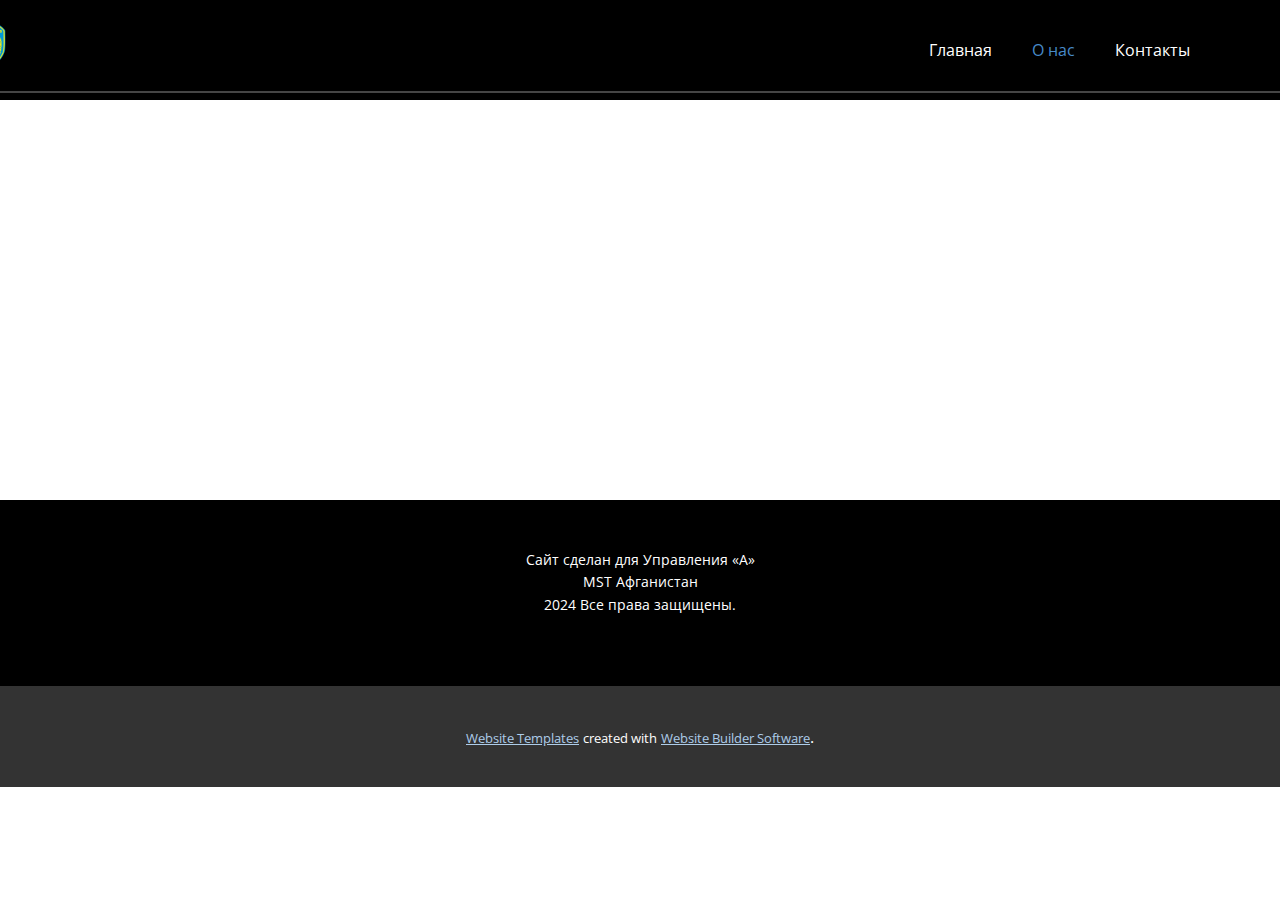
<file: О-нас.html>
<!DOCTYPE html>
<html style="font-size: 16px;" lang="ru"><head>
    <meta name="viewport" content="width=device-width, initial-scale=1.0">
    <meta charset="utf-8">
    <meta name="keywords" content="">
    <meta name="description" content="">
    <title>О нас</title>
    <link rel="stylesheet" href="nicepage.css" media="screen">
<link rel="stylesheet" href="О-нас.css" media="screen">
    <script class="u-script" type="text/javascript" src="jquery.js" defer=""></script>
    <script class="u-script" type="text/javascript" src="nicepage.js" defer=""></script>
    <meta name="generator" content="Nicepage 6.3.1, nicepage.com">
    <meta name="referrer" content="origin">
    <link id="u-theme-google-font" rel="stylesheet" href="https://fonts.googleapis.com/css?family=Roboto:100,100i,300,300i,400,400i,500,500i,700,700i,900,900i|Open+Sans:300,300i,400,400i,500,500i,600,600i,700,700i,800,800i">
    
    
    
    
    
    <script type="application/ld+json">{
		"@context": "http://schema.org",
		"@type": "Organization",
		"name": "",
		"logo": "images/800px-Alfagroup_emb_n1021.svg.png"
}</script>
    <meta name="theme-color" content="#478ac9">
    <meta property="og:title" content="О нас">
    <meta property="og:type" content="website">
  <meta data-intl-tel-input-cdn-path="intlTelInput/"></head>
  <body data-path-to-root="./" data-include-products="false" class="u-body u-xl-mode" data-lang="ru"><header class="u-black u-clearfix u-header u-header" id="sec-ee53"><a href="https://nicepage.com" class="u-image u-logo u-image-1" data-image-width="800" data-image-height="1094">
        <img src="images/800px-Alfagroup_emb_n1021.svg.png" class="u-logo-image u-logo-image-1">
      </a><nav class="u-menu u-menu-dropdown u-offcanvas u-menu-1">
        <div class="menu-collapse" style="font-size: 1rem; letter-spacing: 0px;">
          <a class="u-button-style u-custom-left-right-menu-spacing u-custom-padding-bottom u-custom-top-bottom-menu-spacing u-nav-link u-text-active-palette-1-base u-text-hover-palette-2-base" href="#">
            <svg class="u-svg-link" viewBox="0 0 24 24"><use xmlns:xlink="http://www.w3.org/1999/xlink" xlink:href="#menu-hamburger"></use></svg>
            <svg class="u-svg-content" version="1.1" id="menu-hamburger" viewBox="0 0 16 16" x="0px" y="0px" xmlns:xlink="http://www.w3.org/1999/xlink" xmlns="http://www.w3.org/2000/svg"><g><rect y="1" width="16" height="2"></rect><rect y="7" width="16" height="2"></rect><rect y="13" width="16" height="2"></rect>
</g></svg>
          </a>
        </div>
        <div class="u-nav-container">
          <ul class="u-nav u-unstyled u-nav-1"><li class="u-nav-item"><a class="u-button-style u-nav-link u-text-active-palette-1-base u-text-hover-palette-2-base" href="Главная.html" style="padding: 10px 20px;">Главная</a>
</li><li class="u-nav-item"><a class="u-button-style u-nav-link u-text-active-palette-1-base u-text-hover-palette-2-base" href="О-нас.html" style="padding: 10px 20px;">О нас</a>
</li><li class="u-nav-item"><a class="u-button-style u-nav-link u-text-active-palette-1-base u-text-hover-palette-2-base" href="Контакты.html" style="padding: 10px 20px;">Контакты</a>
</li></ul>
        </div>
        <div class="u-nav-container-collapse">
          <div class="u-black u-container-style u-inner-container-layout u-opacity u-opacity-95 u-sidenav">
            <div class="u-inner-container-layout u-sidenav-overflow">
              <div class="u-menu-close"></div>
              <ul class="u-align-center u-nav u-popupmenu-items u-unstyled u-nav-2"><li class="u-nav-item"><a class="u-button-style u-nav-link" href="Главная.html">Главная</a>
</li><li class="u-nav-item"><a class="u-button-style u-nav-link" href="О-нас.html">О нас</a>
</li><li class="u-nav-item"><a class="u-button-style u-nav-link" href="Контакты.html">Контакты</a>
</li></ul>
            </div>
          </div>
          <div class="u-black u-menu-overlay u-opacity u-opacity-70"></div>
        </div>
      </nav><div class="u-border-2 u-border-grey-dark-1 u-expanded-width u-line u-line-horizontal u-line-1"></div></header>
    <section class="u-clearfix u-section-1" id="sec-b278">
      <div class="u-clearfix u-sheet u-sheet-1"></div>
    </section>
    
    
    
    
    
    <footer class="u-align-center u-black u-clearfix u-footer u-footer" id="sec-ee87"><div class="u-clearfix u-sheet u-sheet-1">
        <p class="u-small-text u-text u-text-variant u-text-1">Сайт сделан для Управления «А​»<br>MST Афганистан<br>2024 Все права защищены.
        </p>
      </div></footer>
    <section class="u-backlink u-clearfix u-grey-80">
      <a class="u-link" href="https://nicepage.com/website-templates" target="_blank">
        <span>Website Templates</span>
      </a>
      <p class="u-text">
        <span>created with</span>
      </p>
      <a class="u-link" href="" target="_blank">
        <span>Website Builder Software</span>
      </a>. 
    </section>
  
</body></html>
</file>
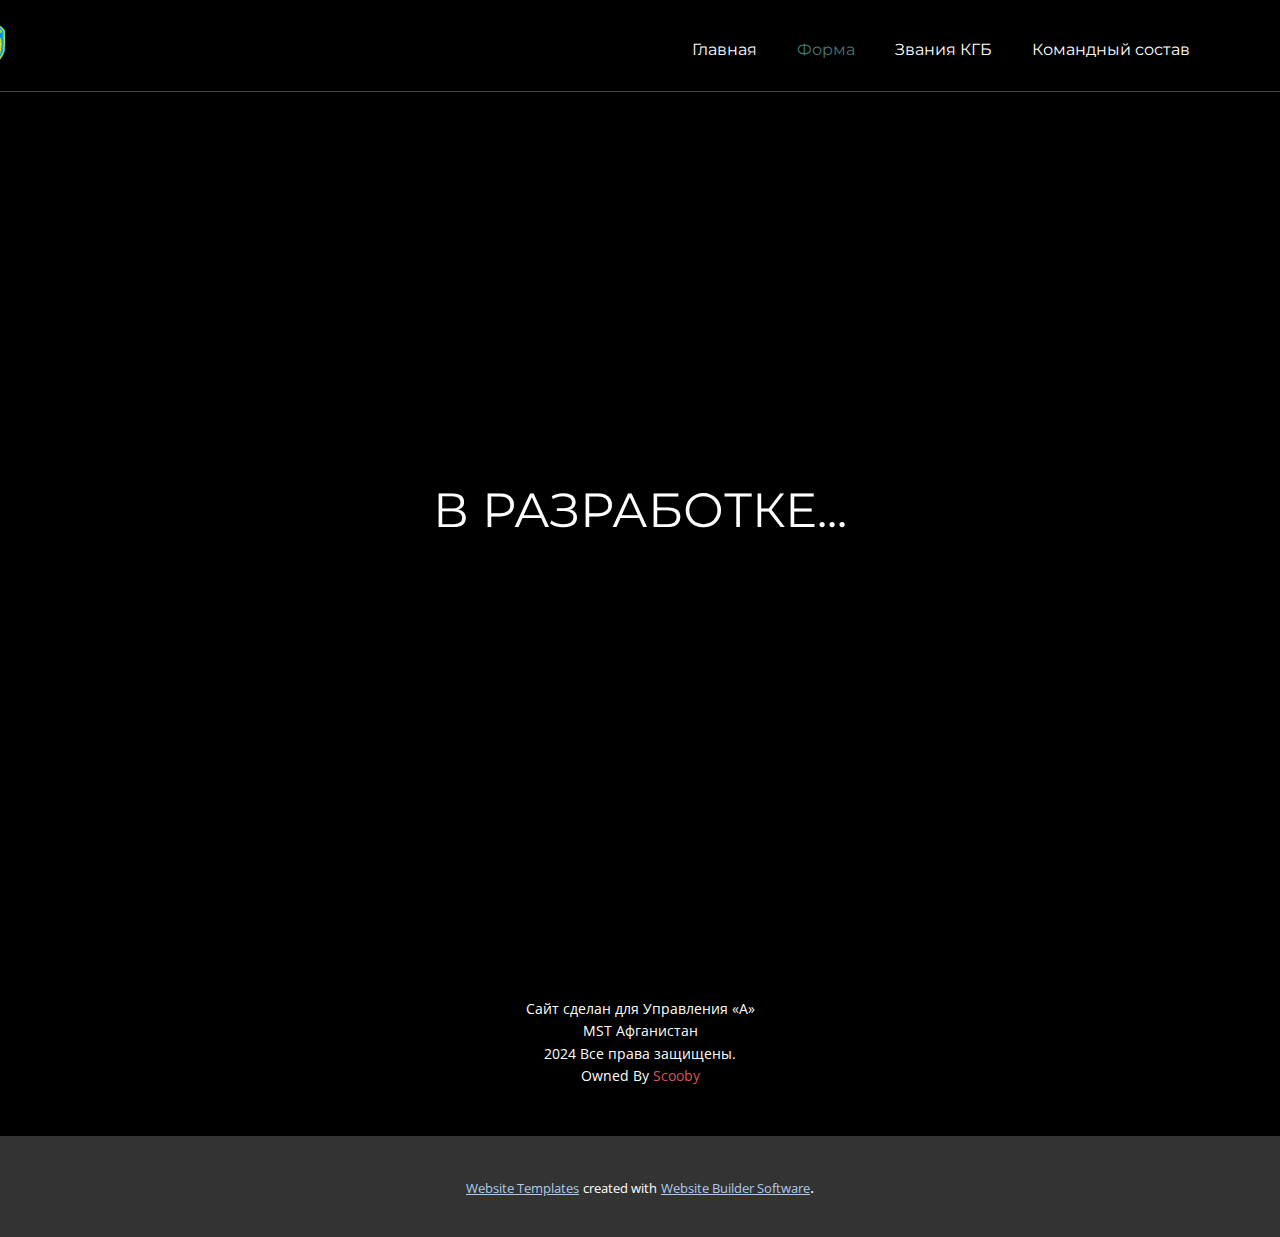
<file: Форма.html>
<!DOCTYPE html>
<html style="font-size: 16px;" lang="ru"><head>
    <meta name="viewport" content="width=device-width, initial-scale=1.0">
    <meta charset="utf-8">
    <meta name="keywords" content="">
    <meta name="description" content="">
    <title>Форма</title>
    <link rel="stylesheet" href="nicepage.css" media="screen">
<link rel="stylesheet" href="Форма.css" media="screen">
    <script class="u-script" type="text/javascript" src="jquery.js" defer=""></script>
    <script class="u-script" type="text/javascript" src="nicepage.js" defer=""></script>
    <meta name="generator" content="Nicepage 6.3.1, nicepage.com">
    <meta name="referrer" content="origin">
    <link id="u-theme-google-font" rel="stylesheet" href="https://fonts.googleapis.com/css?family=Roboto:100,100i,300,300i,400,400i,500,500i,700,700i,900,900i|Open+Sans:300,300i,400,400i,500,500i,600,600i,700,700i,800,800i">
    <link id="u-page-google-font" rel="stylesheet" href="https://fonts.googleapis.com/css?family=Montserrat:100,100i,200,200i,300,300i,400,400i,500,500i,600,600i,700,700i,800,800i,900,900i">
    
    
    
    
    
    
    <script type="application/ld+json">{
		"@context": "http://schema.org",
		"@type": "Organization",
		"name": "",
		"logo": "images/800px-Alfagroup_emb_n1021.svg.png"
}</script>
    <meta name="theme-color" content="#478ac9">
    <meta property="og:title" content="Форма">
    <meta property="og:type" content="website">
  <meta data-intl-tel-input-cdn-path="intlTelInput/"></head>
  <body data-path-to-root="./" data-include-products="false" class="u-body u-xl-mode" data-lang="ru"><header class="u-black u-clearfix u-header u-header" id="sec-ee53"><a href="https://nicepage.com" class="u-image u-logo u-image-1" data-image-width="800" data-image-height="1094">
        <img src="images/800px-Alfagroup_emb_n1021.svg.png" class="u-logo-image u-logo-image-1">
      </a><nav class="u-menu u-menu-one-level u-offcanvas u-menu-1">
        <div class="menu-collapse u-custom-font u-font-montserrat" style="font-size: 1rem; letter-spacing: 0px;">
          <a class="u-button-style u-custom-left-right-menu-spacing u-custom-padding-bottom u-custom-text-active-color u-custom-text-hover-color u-custom-top-bottom-menu-spacing u-nav-link u-text-active-palette-1-base u-text-hover-palette-2-base" href="#">
            <svg class="u-svg-link" viewBox="0 0 24 24"><use xmlns:xlink="http://www.w3.org/1999/xlink" xlink:href="#menu-hamburger"></use></svg>
            <svg class="u-svg-content" version="1.1" id="menu-hamburger" viewBox="0 0 16 16" x="0px" y="0px" xmlns:xlink="http://www.w3.org/1999/xlink" xmlns="http://www.w3.org/2000/svg"><g><rect y="1" width="16" height="2"></rect><rect y="7" width="16" height="2"></rect><rect y="13" width="16" height="2"></rect>
</g></svg>
          </a>
        </div>
        <div class="u-custom-menu u-nav-container">
          <ul class="u-custom-font u-font-montserrat u-nav u-unstyled u-nav-1"><li class="u-nav-item"><a class="u-button-style u-nav-link u-text-active-custom-color-3 u-text-hover-custom-color-3" href="Главная.html" style="padding: 10px 20px;">Главная</a>
</li><li class="u-nav-item"><a class="u-button-style u-nav-link u-text-active-custom-color-3 u-text-hover-custom-color-3" href="Форма.html" style="padding: 10px 20px;">Форма</a>
</li><li class="u-nav-item"><a class="u-button-style u-nav-link u-text-active-custom-color-3 u-text-hover-custom-color-3" href="Звания-КГБ.html" style="padding: 10px 20px;">Звания КГБ</a>
</li><li class="u-nav-item"><a class="u-button-style u-nav-link u-text-active-custom-color-3 u-text-hover-custom-color-3" href="Командный-состав.html" style="padding: 10px 20px;">Командный состав</a>
</li></ul>
        </div>
        <div class="u-custom-menu u-nav-container-collapse">
          <div class="u-black u-container-style u-inner-container-layout u-opacity u-opacity-95 u-sidenav">
            <div class="u-inner-container-layout u-sidenav-overflow">
              <div class="u-menu-close"></div>
              <ul class="u-align-center u-nav u-popupmenu-items u-unstyled u-nav-2"><li class="u-nav-item"><a class="u-button-style u-nav-link" href="Главная.html">Главная</a>
</li><li class="u-nav-item"><a class="u-button-style u-nav-link" href="Форма.html">Форма</a>
</li><li class="u-nav-item"><a class="u-button-style u-nav-link" href="Звания-КГБ.html">Звания КГБ</a>
</li><li class="u-nav-item"><a class="u-button-style u-nav-link" href="Командный-состав.html">Командный состав</a>
</li></ul>
            </div>
          </div>
          <div class="u-black u-menu-overlay u-opacity u-opacity-70"></div>
        </div>
      </nav><div class="u-border-1 u-border-grey-dark-1 u-expanded-width u-line u-line-horizontal u-line-1"></div></header>
    <section class="u-black u-clearfix u-section-1" id="sec-b278">
      <div class="u-clearfix u-sheet u-sheet-1">
        <p class="infinite u-custom-font u-font-montserrat u-text u-text-default u-text-1" data-animation-name="flash" data-animation-duration="10000" data-animation-direction="">В РАЗРАБОТКЕ... </p>
      </div>
    </section>
    <section class="u-black u-clearfix u-section-2" id="sec-4d71">
      <div class="u-clearfix u-sheet u-sheet-1"></div>
    </section>
    
    
    
    
    
    <footer class="u-align-center u-black u-clearfix u-footer u-footer" id="sec-ee87"><div class="u-clearfix u-sheet u-sheet-1">
        <p class="u-small-text u-text u-text-variant u-text-1">Сайт сделан для Управления «А​»<br>MST Афганистан<br>2024 Все права защищены.<br>Owned By <span class="u-text-palette-2-base">Scooby</span>
        </p>
      </div></footer>
    <section class="u-backlink u-clearfix u-grey-80">
      <a class="u-link" href="https://nicepage.com/website-templates" target="_blank">
        <span>Website Templates</span>
      </a>
      <p class="u-text">
        <span>created with</span>
      </p>
      <a class="u-link" href="" target="_blank">
        <span>Website Builder Software</span>
      </a>. 
    </section>
  
</body></html>
</file>
